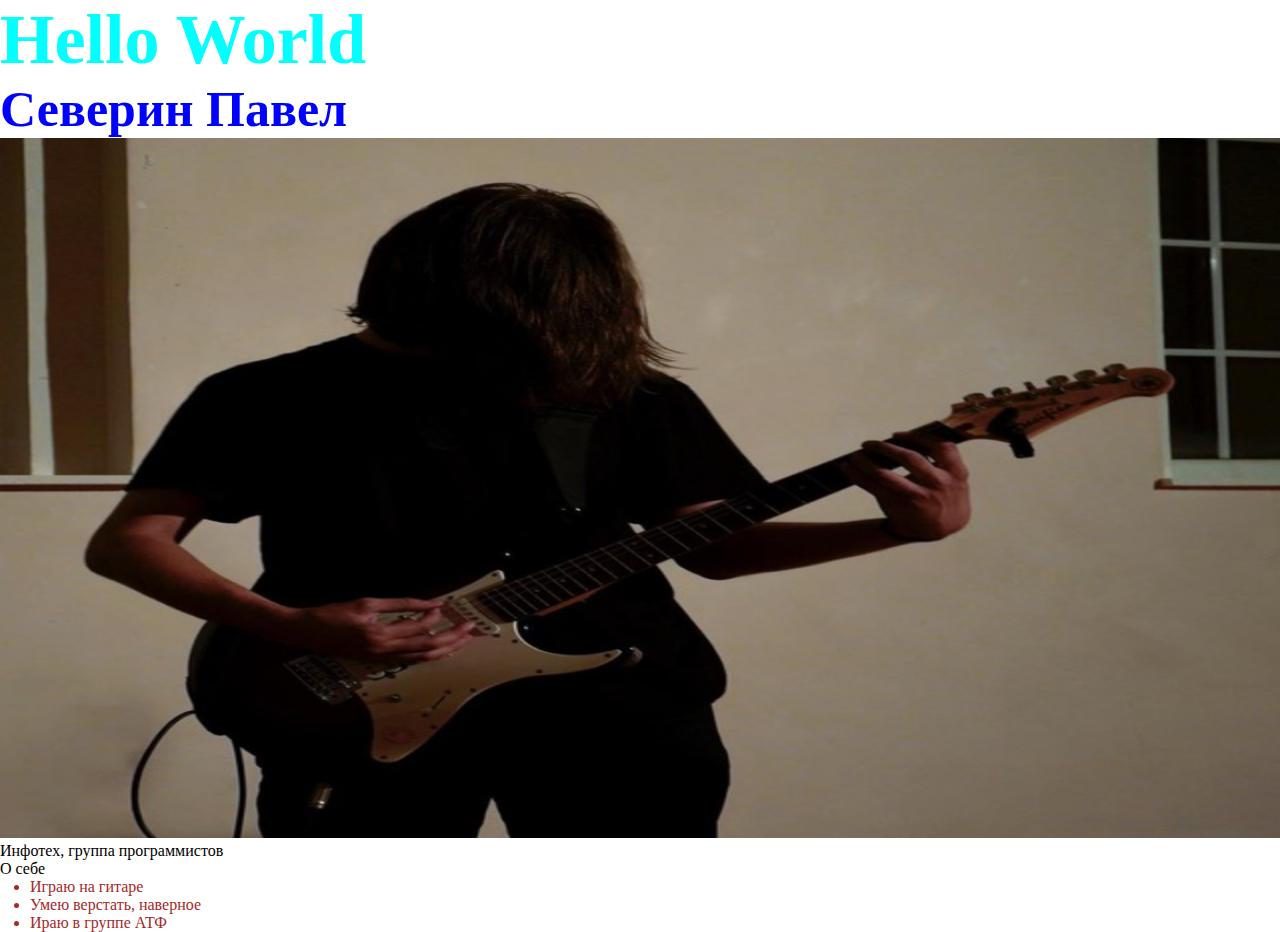
<file: lw1/index.html>
<!DOCTYPE html>
<html lang="en">
<head>
    <meta charset="UTF-8">
    <meta name="viewport" content="width=device-width, initial-scale=1.0">
    <title>Document</title>
    <link href="./styles.css" rel="stylesheet">
</head>
<body>
    <h1 class="hello">Hello World</h1>
    <h1 class="name">Северин Павел</h1>   
   
    <img class="photo" src="./photo_2024-10-26_17-19-55.jpg">
    <p>Инфотех, группа программистов</p>
    <p>О себе</p>
    <ul class="info"> 
        <li class="text">Играю на гитаре</li>
        <li class="text">Умею верстать, наверное</li>
        <li class="text">Ираю в группе АТФ</li>
    </ul>
</body>
</html>
</file>
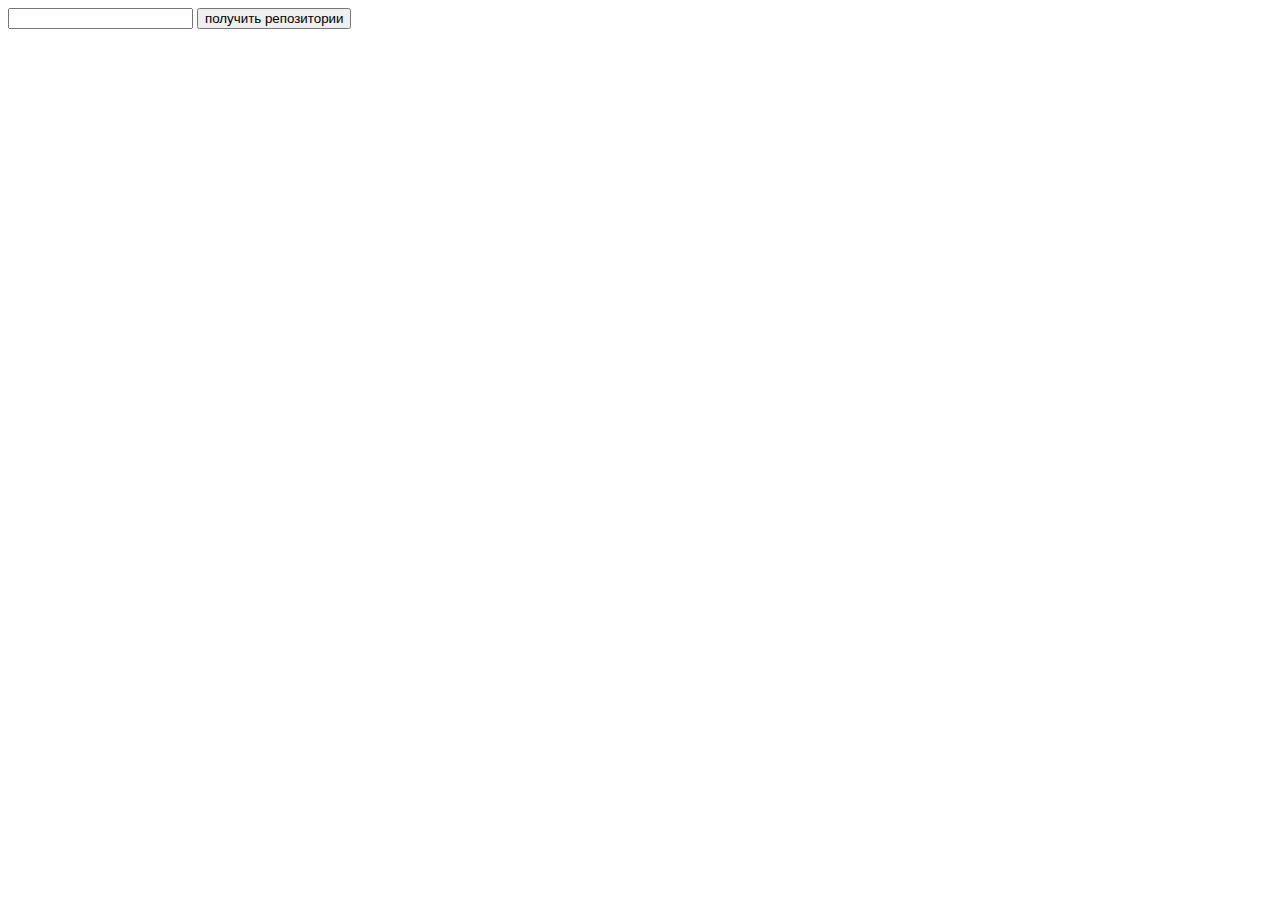
<file: lw1/practise/index.html>
<!DOCTYPE html>
<html lang="en">
<head>
    <meta charset="UTF-8">
    <meta name="viewport" content="width=device-width, initial-scale=1.0">
    <title>github API</title>
</head>
<body>
    <input id="userName">
    <button id="startSearch" >получить репозитории</button>
    <div id="repositories">

    </div>
    <script src="script.js"></script>
</body>
</html>
</file>
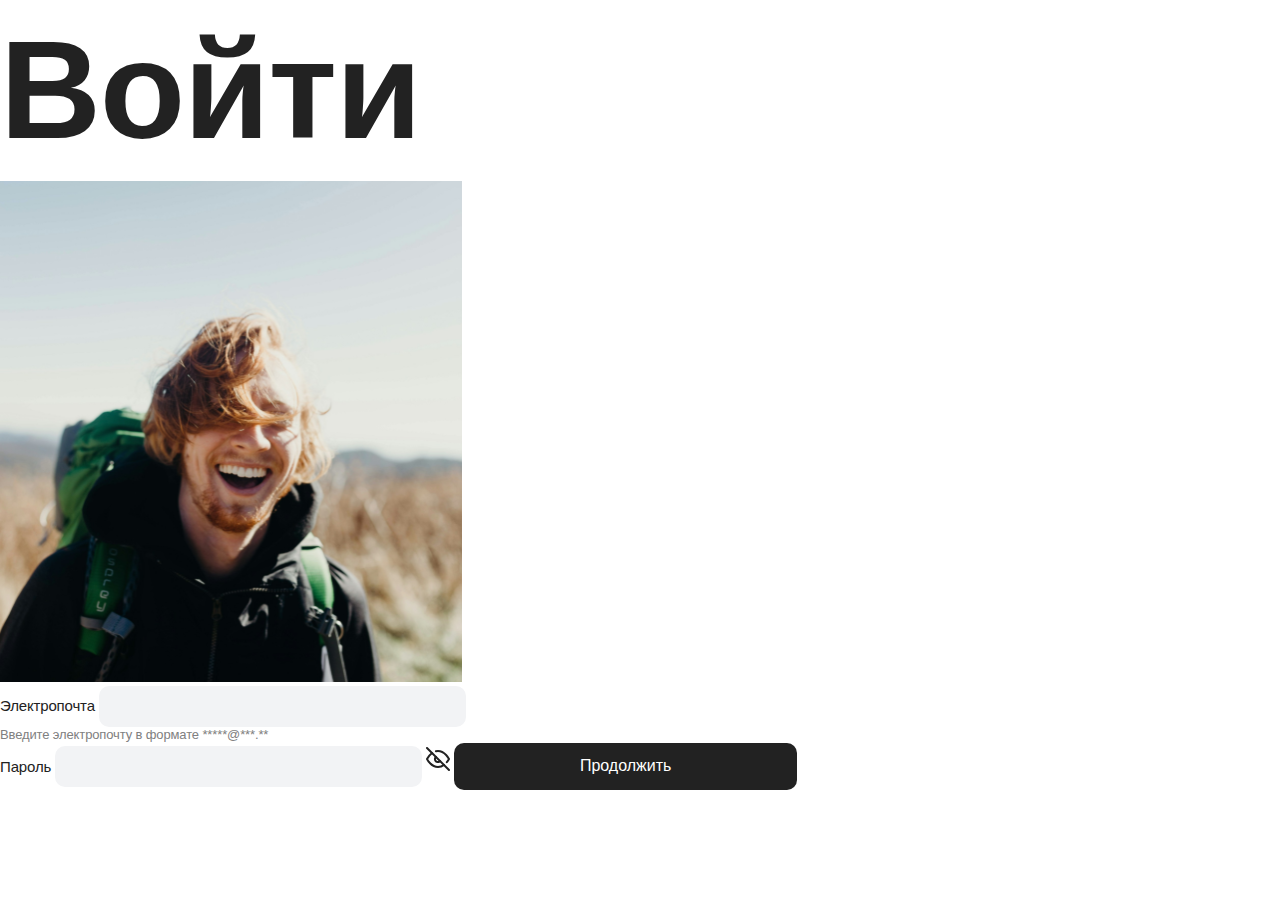
<file: lw4/login.html>
<!DOCTYPE html>
<html lang="en">
<head>
    <meta charset="UTF-8">
    <link rel="preconnect" href="https://fonts.googleapis.com">
    <link rel="preconnect" href="https://fonts.gstatic.com" crossorigin>
    <link href="https://fonts.googleapis.com/css2?family=Golos+Text:wght@400..900&display=swap" rel="stylesheet">
    <link rel="stylesheet" href="./styels/login.css">
    <meta name="viewport" content="width=device-width, initial-scale=1.0">
    <title>Login</title>
</head>
<body>
    <div class="info">
        <h1 class="info__header">Войти</h1>
        <img src="./images/man.svg" alt="cartinka">
    </div>    
    <form class="form">
        <label class="form__header">Электропочта</label>
        <input class="form__field" type="email">
        <p class="form__email-hint">Введите электропочту в формате *****@***.**</p>
        <label class="form__header">Пароль</label>
        <input class="form__field" type="password">
        <img src="./images/eye.svg" alt="cartinka">
        <button class="form__submit-button" type="submit">Продолжить</button>
    </form>
</body>
</html>
</file>
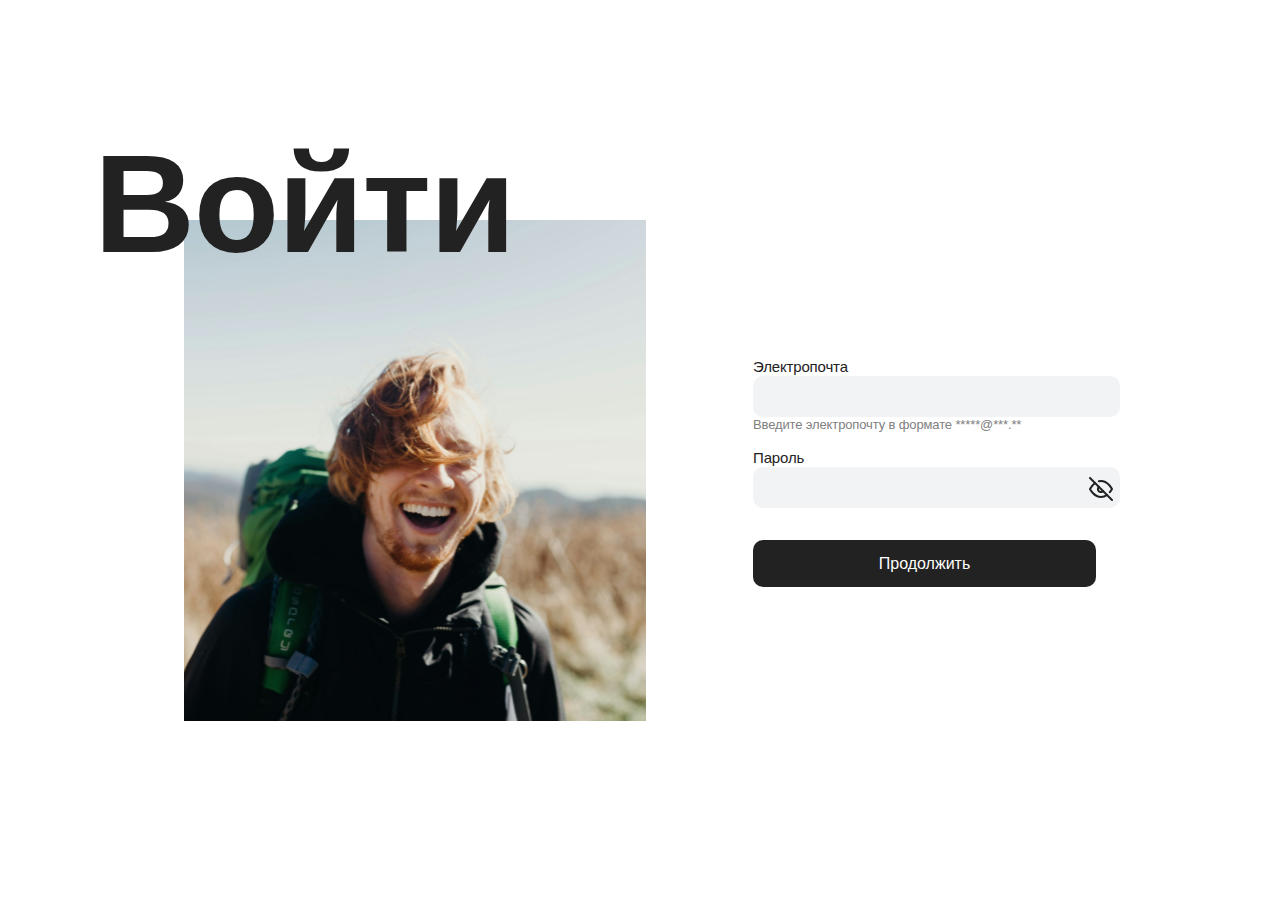
<file: lw9/login.html>
<!DOCTYPE html>
<html lang="en">
<head>
    <meta charset="UTF-8">
    <link rel="preconnect" href="https://fonts.googleapis.com">
    <link rel="preconnect" href="https://fonts.gstatic.com" crossorigin>
    <link href="https://fonts.googleapis.com/css2?family=Golos+Text:wght@400..900&display=swap" rel="stylesheet">
    <link rel="stylesheet" href="./styels/login.css">
    <meta name="viewport" content="width=device-width, initial-scale=1.0">
    <title>Login</title>
</head>
<body>
    <div class="content">
        <div class="info">
            <h1 class="info__header">Войти</h1>
            <img src="./images/man.svg" alt="cartinka">
        </div>    
        <form class="form">
            <div class="email">
                <label class="email__header">Электропочта</label>
                <input class="email__field" type="email">
                <p class="email__email-hint">Введите электропочту в формате *****@***.**</>
            </div>
            <div class="pass">
                <label class="pass__header">Пароль</label>
                <div class="field-container">
                    <input class="pass__field" type="password">
                    <img class ="field-container__img" src="./images/eye.svg" alt="cartinka">
                </div>
                
                
            </div>
            <button class="form__submit-button" type="submit">Продолжить</button>
        </form>
    </div>
</body>
</html>
</file>
<file: lw1/styles.css>
*{
    margin: 0;
    padding:0;
}
.hello{
    color: aqua;
    font-size: 70px;
}
.name{
    color: blue;
    font-size: 50px;

}
.photo{
    width: 100%;
    height: 700px;
    
    background-repeat: no-repeat;
    background-size: cover;
    
}
.info{
    margin-left: 30px;
}
.text{
    color: brown;
}
</file>
<file: lw4/styels/login.css>
*{
    margin: 0;
    padding: 0;
}
.info__header{
    font-family: "Golos", sans-serif;
    font-weight: 700;
    font-size: 140px;
    line-height: 129%;
    letter-spacing: -0.01em;
    color: #222;
}
.form__header{
    font-family: "Golos", sans-serif;
    font-weight: 400;
    font-size: 15px;
    line-height: 120%;
    letter-spacing: -0.01em;
    color: #222;
}
.form__email-hint{
    font-family: "Golos", sans-serif;
    font-weight: 400;
    font-size: 13px;
    line-height: 123%;
    letter-spacing: -0.01em;
    color: #808080;
}
.form__field {
    font-family: "Golos", sans-serif;
    border-radius: 10px;
    padding: 13px 12px;
    width: 343px;
    border: none;

    background: #f2f3f5;
}

.form__field:focus-visible{
    outline: none;


}

.form__submit-button{
    font-family: "Golos", sans-serif;
    border-radius: 10px;
    padding: 0px 16px;
    width: 343px;
    padding-top: 14.5px;
    padding-bottom: 14.5px;
    background: #222;
    font-weight: 500;
    border: none;
    font-size: 16px;
    color: #fff;
}
.main-container__info{
    border-right: 1px solid rgba(34, 34, 34, 0.05);
}
</file>
<file: lw9/styels/login.css>
*{
    margin: 0;
    padding: 0;
}
.content{
    display: flex;
    flex-direction: row;
    align-items: center;
    justify-content: center;
    margin-left: auto;
    margin-right: auto;
    flex-wrap: wrap;
    gap: 107px;
    margin-top: 17.2%;
}
.info{
    position: relative;
}
.form{
    display: flex;
    flex-direction: column;
    flex-wrap: nowrap;
    max-width: 343px;
    justify-content: center;
    align-items: flex-start;
}
.info__header {
    font-family: "Golos", sans-serif;
    font-weight: 700;
    font-size: 140px;
    line-height: 129%;
    letter-spacing: -0.01em;
    color: #222;
    position: absolute;
    left: -90px;
    top: -106px;
    
}
.pass{
    margin-top: 16px;
    margin-bottom: 32px;
}
.pass__header {
    font-family: "Golos", sans-serif;
    font-weight: 400;
    font-size: 15px;
    line-height: 120%;
    letter-spacing: -0.01em;
    color: #222;

}
.email__header{
    font-family: "Golos", sans-serif;
    font-weight: 400;
    font-size: 15px;
    line-height: 120%;
    letter-spacing: -0.01em;
    color: #222;
}
.email__email-hint {
    font-family: "Golos", sans-serif;
    font-weight: 400;
    font-size: 13px;
    line-height: 123%;
    letter-spacing: -0.01em;
    color: #808080;
}
.pass__field {
    font-family: "Golos", sans-serif;
    border-radius: 10px;
    padding: 13px 12px;
    width: 343px;
    border: none;

    background: #f2f3f5;
}
.field-container{
    position: relative;
}
.field-container__img{
    position: absolute;
    right: 7px;
    bottom: 7px;
}
.email__field{
    font-family: "Golos", sans-serif;
    border-radius: 10px;
    padding: 13px 12px;
    width: 343px;
    border: none;

    background: #f2f3f5;
}

.email__field:focus-visible{
    outline: none;


}

.form__submit-button{
    font-family: "Golos", sans-serif;
    border-radius: 10px;
    padding: 0px 16px;
    width: 343px;
    padding-top: 14.5px;
    padding-bottom: 14.5px;
    background: #222;
    font-weight: 500;
    border: none;
    font-size: 16px;
    color: #fff;
}
.main-container__info{
    border-right: 1px solid rgba(34, 34, 34, 0.05);
}
</file>
